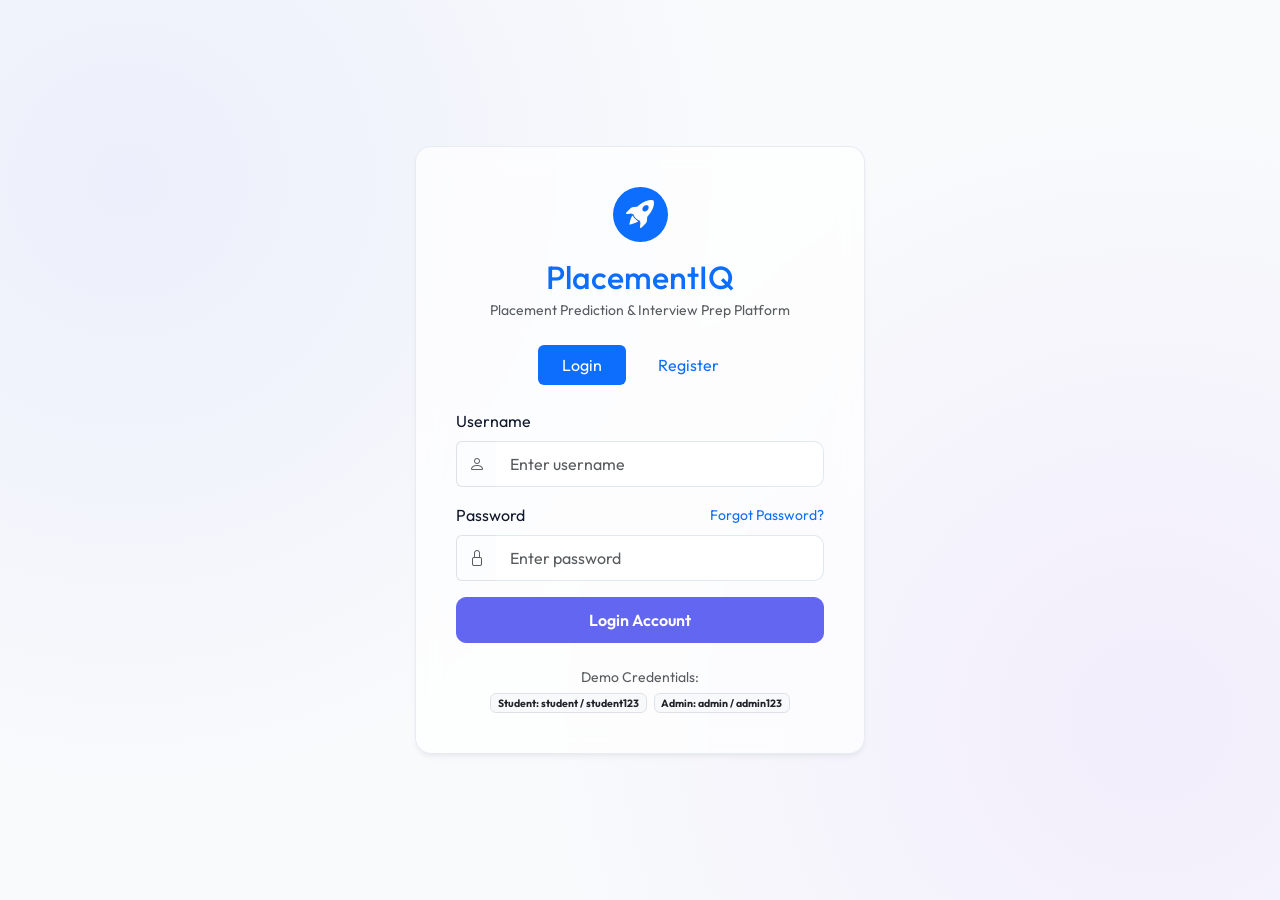
<file: index.html>
<!DOCTYPE html>
<html lang="en" data-theme="light">
<head>
    <meta charset="UTF-8">
    <meta name="viewport" content="width=device-width, initial-scale=1.0">
    <title>PlacementIQ - Predict & Prepare</title>
    <!-- Google Fonts -->
    <link href="https://fonts.googleapis.com/css2?family=Outfit:wght@300;400;500;600;700;800&display=swap" rel="stylesheet">
    <!-- Bootstrap 5 CSS -->
    <link href="https://cdn.jsdelivr.net/npm/bootstrap@5.3.0/dist/css/bootstrap.min.css" rel="stylesheet">
    <!-- Bootstrap Icons -->
    <link rel="stylesheet" href="https://cdn.jsdelivr.net/npm/bootstrap-icons@1.10.0/font/bootstrap-icons.css">
    <!-- Custom CSS -->
    <link rel="stylesheet" href="css/styles.css">
</head>
<body class="auth-container">

    <div class="glass-panel auth-card fade-in-el text-center">
        <!-- Logo Header -->
        <div class="mb-4">
            <div class="d-inline-flex align-items-center justify-content-center bg-primary text-white rounded-circle mb-3" style="width: 55px; height: 55px;">
                <i class="bi bi-rocket-takeoff-fill fs-3"></i>
            </div>
            <h2 class="font-weight-extrabold text-primary m-0">PlacementIQ</h2>
            <p class="text-muted small mt-1">Placement Prediction & Interview Prep Platform</p>
        </div>

        <!-- Auth Tabs -->
        <ul class="nav nav-pills mb-4 justify-content-center" id="authTab" role="tablist">
            <li class="nav-item" role="presentation">
                <button class="nav-link active px-4 py-2 me-2 font-weight-bold" id="login-tab" data-bs-toggle="pill" data-bs-target="#login" type="button" role="tab" aria-controls="login" aria-selected="true">Login</button>
            </li>
            <li class="nav-item" role="presentation">
                <button class="nav-link px-4 py-2 font-weight-bold" id="register-tab" data-bs-toggle="pill" data-bs-target="#register" type="button" role="tab" aria-controls="register" aria-selected="false">Register</button>
            </li>
        </ul>

        <!-- Tab Content -->
        <div class="tab-content" id="authTabContent">
            <!-- Login Form -->
            <div class="tab-pane fade show active" id="login" role="tabpanel" aria-labelledby="login-tab">
                <form id="loginForm" class="text-start">
                    <div class="alert alert-danger d-none" id="errorAlert" role="alert"></div>
                    <div class="mb-3">
                        <label for="username" class="form-label font-weight-semibold">Username</label>
                        <div class="input-group">
                            <span class="input-group-text bg-transparent border-end-0"><i class="bi bi-person text-muted"></i></span>
                            <input type="text" class="form-control border-start-0" id="username" placeholder="Enter username" required autocomplete="username">
                        </div>
                    </div>
                    <div class="mb-3">
                        <div class="d-flex justify-content-between align-items-center mb-2">
                            <label for="password" class="form-label font-weight-semibold m-0">Password</label>
                            <a href="#" onclick="showForgotPasswordPanel()" class="small text-decoration-none text-primary">Forgot Password?</a>
                        </div>
                        <div class="input-group">
                            <span class="input-group-text bg-transparent border-end-0"><i class="bi bi-lock text-muted"></i></span>
                            <input type="password" class="form-control border-start-0" id="password" placeholder="Enter password" required autocomplete="current-password">
                        </div>
                    </div>
                    <button type="submit" class="btn btn-primary w-100 py-2.5">Login Account</button>
                </form>

                <!-- Forgot Password Form -->
                <form id="forgotPasswordForm" class="text-start d-none mt-3">
                    <div class="alert alert-danger d-none" id="forgotErrorAlert" role="alert"></div>
                    <div class="alert alert-success d-none" id="forgotSuccessAlert" role="alert"></div>
                    <h6 class="font-weight-bold text-primary mb-3">Reset Account Password</h6>
                    <div class="mb-3">
                        <label for="forgotUsername" class="form-label font-weight-semibold">Username</label>
                        <input type="text" class="form-control" id="forgotUsername" placeholder="Enter username" required>
                    </div>
                    <div class="mb-3">
                        <label for="forgotEmail" class="form-label font-weight-semibold">Email Address</label>
                        <input type="email" class="form-control" id="forgotEmail" placeholder="Enter registered email" required>
                    </div>
                    <div class="mb-3">
                        <label for="forgotNewPassword" class="form-label font-weight-semibold">New Password</label>
                        <input type="password" class="form-control" id="forgotNewPassword" placeholder="Enter new password" required>
                    </div>
                    <div class="d-flex gap-2">
                        <button type="submit" class="btn btn-primary flex-grow-1 py-2">Reset Password</button>
                        <button type="button" onclick="hideForgotPasswordPanel()" class="btn btn-outline-secondary py-2">Cancel</button>
                    </div>
                </form>

                <div class="mt-4 text-center small text-secondary">
                    <p class="mb-1 text-muted">Demo Credentials:</p>
                    <span class="badge bg-light text-dark border">Student: student / student123</span>
                    <span class="badge bg-light text-dark border ms-1">Admin: admin / admin123</span>
                </div>
            </div>

            <!-- Register Form -->
            <div class="tab-pane fade" id="register" role="tabpanel" aria-labelledby="register-tab">
                <form id="registerForm" class="text-start">
                    <div class="alert alert-danger d-none" id="regErrorAlert" role="alert"></div>
                    <div class="alert alert-success d-none" id="regSuccessAlert" role="alert"></div>
                    <div class="mb-3">
                        <label for="regUsername" class="form-label font-weight-semibold">Username</label>
                        <div class="input-group">
                            <span class="input-group-text bg-transparent border-end-0"><i class="bi bi-person text-muted"></i></span>
                            <input type="text" class="form-control border-start-0" id="regUsername" placeholder="Create username" required autocomplete="username">
                        </div>
                    </div>
                    <div class="mb-3">
                        <label for="regEmail" class="form-label font-weight-semibold">Email Address</label>
                        <div class="input-group">
                            <span class="input-group-text bg-transparent border-end-0"><i class="bi bi-envelope text-muted"></i></span>
                            <input type="email" class="form-control border-start-0" id="regEmail" placeholder="Enter email" required autocomplete="email">
                        </div>
                    </div>
                    <div class="mb-3">
                        <label for="regPassword" class="form-label font-weight-semibold">Password</label>
                        <div class="input-group">
                            <span class="input-group-text bg-transparent border-end-0"><i class="bi bi-lock text-muted"></i></span>
                            <input type="password" class="form-control border-start-0" id="regPassword" placeholder="Create password" required autocomplete="new-password">
                        </div>
                    </div>
                    <div class="mb-4">
                        <label for="regRole" class="form-label font-weight-semibold">Select Role</label>
                        <select class="form-select" id="regRole">
                            <option value="STUDENT" selected>Student</option>
                            <option value="ADMIN">Admin</option>
                        </select>
                    </div>
                    <button type="submit" class="btn btn-primary w-100 py-2.5">Create Account</button>
                </form>
            </div>
        </div>
    </div>

    <!-- Bootstrap JS Bundle -->
    <script src="https://cdn.jsdelivr.net/npm/bootstrap@5.3.0/dist/js/bootstrap.bundle.min.js"></script>
    <!-- Custom Auth JS -->
    <script src="js/mock-api.js"></script>
    <script src="js/auth.js"></script>
</body>
</html>
</file>
<file: css/styles.css>
:root {
  /* Default Light Mode Colors */
  --bg-primary: #f8fafc;
  --bg-secondary: #ffffff;
  --bg-tertiary: #f1f5f9;
  
  --text-primary: #0f172a;
  --text-secondary: #475569;
  --text-muted: #94a3b8;
  
  --border-color: #e2e8f0;
  
  --primary-color: #6366f1; /* Indigo */
  --primary-glow: rgba(99, 102, 241, 0.15);
  --secondary-color: #a855f7; /* Purple */
  --accent-color: #06b6d4; /* Cyan */
  --success-color: #10b981; /* Emerald */
  --danger-color: #ef4444; /* Red */
  --warning-color: #f59e0b; /* Amber */
  
  --card-shadow: 0 4px 6px -1px rgb(0 0 0 / 0.05), 0 2px 4px -2px rgb(0 0 0 / 0.05);
  --card-shadow-hover: 0 20px 25px -5px rgb(0 0 0 / 0.1), 0 8px 10px -6px rgb(0 0 0 / 0.1);
  --glass-bg: rgba(255, 255, 255, 0.7);
  --glass-border: rgba(226, 232, 240, 0.8);
}

[data-theme="dark"] {
  /* Dark Mode Colors */
  --bg-primary: #0f172a;
  --bg-secondary: #1e293b;
  --bg-tertiary: #0b0f19;
  
  --text-primary: #f8fafc;
  --text-secondary: #cbd5e1;
  --text-muted: #64748b;
  
  --border-color: #334155;
  
  --primary-color: #818cf8;
  --primary-glow: rgba(129, 140, 248, 0.25);
  --secondary-color: #c084fc;
  --accent-color: #22d3ee;
  --success-color: #34d399;
  --danger-color: #f87171;
  --warning-color: #fbbf24;
  
  --card-shadow: 0 4px 6px -1px rgb(0 0 0 / 0.3), 0 2px 4px -2px rgb(0 0 0 / 0.3);
  --card-shadow-hover: 0 20px 25px -5px rgb(0 0 0 / 0.4), 0 8px 10px -6px rgb(0 0 0 / 0.4);
  --glass-bg: rgba(30, 41, 59, 0.7);
  --glass-border: rgba(51, 65, 85, 0.8);
}

/* Base resets & fonts */
body {
  font-family: 'Outfit', 'Inter', system-ui, -apple-system, sans-serif;
  background-color: var(--bg-primary);
  color: var(--text-primary);
  transition: background-color 0.3s ease, color 0.3s ease;
  min-height: 100vh;
  margin: 0;
  overflow-x: hidden;
}

/* Glassmorphism Styles */
.glass-panel {
  background: var(--glass-bg);
  backdrop-filter: blur(12px);
  -webkit-backdrop-filter: blur(12px);
  border: 1px solid var(--glass-border);
  box-shadow: var(--card-shadow);
  border-radius: 16px;
  transition: all 0.3s cubic-bezier(0.4, 0, 0.2, 1);
}

.glass-card {
  background: var(--bg-secondary);
  border: 1px solid var(--border-color);
  border-radius: 14px;
  box-shadow: var(--card-shadow);
  transition: all 0.3s cubic-bezier(0.4, 0, 0.2, 1);
}

.glass-card:hover {
  transform: translateY(-4px);
  box-shadow: var(--card-shadow-hover);
  border-color: var(--primary-color);
}

/* Animations */
@keyframes fadeIn {
  from { opacity: 0; transform: translateY(15px); }
  to { opacity: 1; transform: translateY(0); }
}

@keyframes pulseGlow {
  0%, 100% { box-shadow: 0 0 15px var(--primary-glow); }
  50% { box-shadow: 0 0 30px var(--primary-glow); }
}

.fade-in-el {
  animation: fadeIn 0.6s cubic-bezier(0.4, 0, 0.2, 1) forwards;
}

/* Theme toggle button styling */
.theme-toggle-btn {
  background: var(--bg-tertiary);
  color: var(--text-secondary);
  border: 1px solid var(--border-color);
  border-radius: 50%;
  width: 42px;
  height: 42px;
  display: flex;
  align-items: center;
  justify-content: center;
  cursor: pointer;
  transition: all 0.2s ease;
}

.theme-toggle-btn:hover {
  color: var(--primary-color);
  transform: scale(1.05);
}

/* Navigation and Sidebar Layout */
.wrapper {
  display: flex;
  width: 100%;
  align-items: stretch;
}

#sidebar {
  min-width: 260px;
  max-width: 260px;
  min-height: 100vh;
  background: var(--bg-secondary);
  border-right: 1px solid var(--border-color);
  transition: all 0.3s;
  z-index: 1000;
}

#sidebar.active {
  margin-left: -260px;
}

#sidebar .sidebar-header {
  padding: 24px;
  border-bottom: 1px solid var(--border-color);
}

#sidebar ul.components {
  padding: 20px 10px;
}

#sidebar ul li a {
  padding: 12px 16px;
  font-size: 1.05rem;
  display: flex;
  align-items: center;
  color: var(--text-secondary);
  border-radius: 10px;
  margin-bottom: 5px;
  text-decoration: none;
  transition: all 0.2s ease;
}

#sidebar ul li a i {
  margin-right: 12px;
  font-size: 1.2rem;
  width: 24px;
  text-align: center;
}

#sidebar ul li a:hover, #sidebar ul li.active a {
  color: var(--primary-color);
  background: var(--bg-tertiary);
  font-weight: 550;
}

/* Content Area */
#content {
  width: 100%;
  padding: 30px;
  transition: all 0.3s;
  min-height: 100vh;
}

/* Circular Progress Bars */
.progress-ring {
  transform: rotate(-90deg);
}

.progress-ring__circle {
  transition: stroke-dashoffset 0.35s;
  transform-origin: 50% 50%;
}

/* Custom inputs, buttons, scrollbars */
::-webkit-scrollbar {
  width: 8px;
  height: 8px;
}

::-webkit-scrollbar-track {
  background: var(--bg-primary);
}

::-webkit-scrollbar-thumb {
  background: var(--border-color);
  border-radius: 4px;
}

::-webkit-scrollbar-thumb:hover {
  background: var(--text-muted);
}

.form-control, .form-select {
  background-color: var(--bg-secondary);
  border-color: var(--border-color);
  color: var(--text-primary);
  border-radius: 10px;
  padding: 10px 14px;
}

.form-control:focus, .form-select:focus {
  background-color: var(--bg-secondary);
  border-color: var(--primary-color);
  box-shadow: 0 0 0 0.25rem var(--primary-glow);
  color: var(--text-primary);
}

.btn-primary {
  background-color: var(--primary-color);
  border-color: var(--primary-color);
  border-radius: 10px;
  padding: 10px 20px;
  font-weight: 600;
  transition: all 0.2s ease;
}

.btn-primary:hover {
  background-color: #4f46e5;
  border-color: #4f46e5;
  transform: translateY(-1px);
}

.badge-eligible {
  background-color: rgba(16, 185, 129, 0.15);
  color: var(--success-color);
  border: 1px solid var(--success-color);
}

.badge-not-eligible {
  background-color: rgba(239, 68, 68, 0.15);
  color: var(--danger-color);
  border: 1px solid var(--danger-color);
}

/* Code Editor Mock Area */
.code-editor-panel {
  background-color: #1e1e1e;
  color: #d4d4d4;
  font-family: 'Consolas', 'Fira Code', monospace;
  padding: 20px;
  border-radius: 12px;
  border: 1px solid #3c3c3c;
}

.code-editor-textarea {
  background: transparent;
  color: #9cdcfe;
  border: none;
  width: 100%;
  min-height: 250px;
  font-family: inherit;
  font-size: 14px;
  resize: vertical;
  outline: none;
}

/* Authentication Page Styles */
.auth-container {
  min-height: 100vh;
  display: flex;
  align-items: center;
  justify-content: center;
  background: radial-gradient(circle at 10% 20%, rgba(99, 102, 241, 0.08) 0%, transparent 45%),
              radial-gradient(circle at 90% 80%, rgba(168, 85, 247, 0.08) 0%, transparent 45%),
              var(--bg-primary);
}

.auth-card {
  width: 100%;
  max-width: 450px;
  padding: 40px;
}

/* Custom dashboard stat cards */
.stat-card {
  padding: 24px;
  display: flex;
  align-items: center;
}

.stat-icon {
  width: 60px;
  height: 60px;
  border-radius: 14px;
  display: flex;
  align-items: center;
  justify-content: center;
  font-size: 1.6rem;
  margin-right: 20px;
  background: var(--bg-tertiary);
  color: var(--primary-color);
}

/* Roadmap timeline */
.roadmap-timeline {
  border-left: 3px solid var(--border-color);
  padding-left: 20px;
  margin-left: 10px;
}

.roadmap-week {
  position: relative;
  margin-bottom: 30px;
}

.roadmap-week::before {
  content: '';
  position: absolute;
  left: -28px;
  top: 5px;
  width: 14px;
  height: 14px;
  border-radius: 50%;
  background: var(--primary-color);
  border: 3px solid var(--bg-secondary);
}

/* Header style */
.main-header {
  display: flex;
  justify-content: space-between;
  align-items: center;
  margin-bottom: 30px;
}

/* Responsive elements */
@media(max-width: 768px) {
  #sidebar {
    margin-left: -260px;
  }
  #sidebar.active {
    margin-left: 0;
  }
  #sidebarCollapse span {
    display: none;
  }
  .main-header {
    flex-direction: column;
    align-items: flex-start;
    gap: 15px;
  }
}
</file>
<file: target/classes/static/css/styles.css>
:root {
  /* Default Light Mode Colors */
  --bg-primary: #f8fafc;
  --bg-secondary: #ffffff;
  --bg-tertiary: #f1f5f9;
  
  --text-primary: #0f172a;
  --text-secondary: #475569;
  --text-muted: #94a3b8;
  
  --border-color: #e2e8f0;
  
  --primary-color: #6366f1; /* Indigo */
  --primary-glow: rgba(99, 102, 241, 0.15);
  --secondary-color: #a855f7; /* Purple */
  --accent-color: #06b6d4; /* Cyan */
  --success-color: #10b981; /* Emerald */
  --danger-color: #ef4444; /* Red */
  --warning-color: #f59e0b; /* Amber */
  
  --card-shadow: 0 4px 6px -1px rgb(0 0 0 / 0.05), 0 2px 4px -2px rgb(0 0 0 / 0.05);
  --card-shadow-hover: 0 20px 25px -5px rgb(0 0 0 / 0.1), 0 8px 10px -6px rgb(0 0 0 / 0.1);
  --glass-bg: rgba(255, 255, 255, 0.7);
  --glass-border: rgba(226, 232, 240, 0.8);
}

[data-theme="dark"] {
  /* Dark Mode Colors */
  --bg-primary: #0f172a;
  --bg-secondary: #1e293b;
  --bg-tertiary: #0b0f19;
  
  --text-primary: #f8fafc;
  --text-secondary: #cbd5e1;
  --text-muted: #64748b;
  
  --border-color: #334155;
  
  --primary-color: #818cf8;
  --primary-glow: rgba(129, 140, 248, 0.25);
  --secondary-color: #c084fc;
  --accent-color: #22d3ee;
  --success-color: #34d399;
  --danger-color: #f87171;
  --warning-color: #fbbf24;
  
  --card-shadow: 0 4px 6px -1px rgb(0 0 0 / 0.3), 0 2px 4px -2px rgb(0 0 0 / 0.3);
  --card-shadow-hover: 0 20px 25px -5px rgb(0 0 0 / 0.4), 0 8px 10px -6px rgb(0 0 0 / 0.4);
  --glass-bg: rgba(30, 41, 59, 0.7);
  --glass-border: rgba(51, 65, 85, 0.8);
}

/* Base resets & fonts */
body {
  font-family: 'Outfit', 'Inter', system-ui, -apple-system, sans-serif;
  background-color: var(--bg-primary);
  color: var(--text-primary);
  transition: background-color 0.3s ease, color 0.3s ease;
  min-height: 100vh;
  margin: 0;
  overflow-x: hidden;
}

/* Glassmorphism Styles */
.glass-panel {
  background: var(--glass-bg);
  backdrop-filter: blur(12px);
  -webkit-backdrop-filter: blur(12px);
  border: 1px solid var(--glass-border);
  box-shadow: var(--card-shadow);
  border-radius: 16px;
  transition: all 0.3s cubic-bezier(0.4, 0, 0.2, 1);
}

.glass-card {
  background: var(--bg-secondary);
  border: 1px solid var(--border-color);
  border-radius: 14px;
  box-shadow: var(--card-shadow);
  transition: all 0.3s cubic-bezier(0.4, 0, 0.2, 1);
}

.glass-card:hover {
  transform: translateY(-4px);
  box-shadow: var(--card-shadow-hover);
  border-color: var(--primary-color);
}

/* Animations */
@keyframes fadeIn {
  from { opacity: 0; transform: translateY(15px); }
  to { opacity: 1; transform: translateY(0); }
}

@keyframes pulseGlow {
  0%, 100% { box-shadow: 0 0 15px var(--primary-glow); }
  50% { box-shadow: 0 0 30px var(--primary-glow); }
}

.fade-in-el {
  animation: fadeIn 0.6s cubic-bezier(0.4, 0, 0.2, 1) forwards;
}

/* Theme toggle button styling */
.theme-toggle-btn {
  background: var(--bg-tertiary);
  color: var(--text-secondary);
  border: 1px solid var(--border-color);
  border-radius: 50%;
  width: 42px;
  height: 42px;
  display: flex;
  align-items: center;
  justify-content: center;
  cursor: pointer;
  transition: all 0.2s ease;
}

.theme-toggle-btn:hover {
  color: var(--primary-color);
  transform: scale(1.05);
}

/* Navigation and Sidebar Layout */
.wrapper {
  display: flex;
  width: 100%;
  align-items: stretch;
}

#sidebar {
  min-width: 260px;
  max-width: 260px;
  min-height: 100vh;
  background: var(--bg-secondary);
  border-right: 1px solid var(--border-color);
  transition: all 0.3s;
  z-index: 1000;
}

#sidebar.active {
  margin-left: -260px;
}

#sidebar .sidebar-header {
  padding: 24px;
  border-bottom: 1px solid var(--border-color);
}

#sidebar ul.components {
  padding: 20px 10px;
}

#sidebar ul li a {
  padding: 12px 16px;
  font-size: 1.05rem;
  display: flex;
  align-items: center;
  color: var(--text-secondary);
  border-radius: 10px;
  margin-bottom: 5px;
  text-decoration: none;
  transition: all 0.2s ease;
}

#sidebar ul li a i {
  margin-right: 12px;
  font-size: 1.2rem;
  width: 24px;
  text-align: center;
}

#sidebar ul li a:hover, #sidebar ul li.active a {
  color: var(--primary-color);
  background: var(--bg-tertiary);
  font-weight: 550;
}

/* Content Area */
#content {
  width: 100%;
  padding: 30px;
  transition: all 0.3s;
  min-height: 100vh;
}

/* Circular Progress Bars */
.progress-ring {
  transform: rotate(-90deg);
}

.progress-ring__circle {
  transition: stroke-dashoffset 0.35s;
  transform-origin: 50% 50%;
}

/* Custom inputs, buttons, scrollbars */
::-webkit-scrollbar {
  width: 8px;
  height: 8px;
}

::-webkit-scrollbar-track {
  background: var(--bg-primary);
}

::-webkit-scrollbar-thumb {
  background: var(--border-color);
  border-radius: 4px;
}

::-webkit-scrollbar-thumb:hover {
  background: var(--text-muted);
}

.form-control, .form-select {
  background-color: var(--bg-secondary);
  border-color: var(--border-color);
  color: var(--text-primary);
  border-radius: 10px;
  padding: 10px 14px;
}

.form-control:focus, .form-select:focus {
  background-color: var(--bg-secondary);
  border-color: var(--primary-color);
  box-shadow: 0 0 0 0.25rem var(--primary-glow);
  color: var(--text-primary);
}

.btn-primary {
  background-color: var(--primary-color);
  border-color: var(--primary-color);
  border-radius: 10px;
  padding: 10px 20px;
  font-weight: 600;
  transition: all 0.2s ease;
}

.btn-primary:hover {
  background-color: #4f46e5;
  border-color: #4f46e5;
  transform: translateY(-1px);
}

.badge-eligible {
  background-color: rgba(16, 185, 129, 0.15);
  color: var(--success-color);
  border: 1px solid var(--success-color);
}

.badge-not-eligible {
  background-color: rgba(239, 68, 68, 0.15);
  color: var(--danger-color);
  border: 1px solid var(--danger-color);
}

/* Code Editor Mock Area */
.code-editor-panel {
  background-color: #1e1e1e;
  color: #d4d4d4;
  font-family: 'Consolas', 'Fira Code', monospace;
  padding: 20px;
  border-radius: 12px;
  border: 1px solid #3c3c3c;
}

.code-editor-textarea {
  background: transparent;
  color: #9cdcfe;
  border: none;
  width: 100%;
  min-height: 250px;
  font-family: inherit;
  font-size: 14px;
  resize: vertical;
  outline: none;
}

/* Authentication Page Styles */
.auth-container {
  min-height: 100vh;
  display: flex;
  align-items: center;
  justify-content: center;
  background: radial-gradient(circle at 10% 20%, rgba(99, 102, 241, 0.08) 0%, transparent 45%),
              radial-gradient(circle at 90% 80%, rgba(168, 85, 247, 0.08) 0%, transparent 45%),
              var(--bg-primary);
}

.auth-card {
  width: 100%;
  max-width: 450px;
  padding: 40px;
}

/* Custom dashboard stat cards */
.stat-card {
  padding: 24px;
  display: flex;
  align-items: center;
}

.stat-icon {
  width: 60px;
  height: 60px;
  border-radius: 14px;
  display: flex;
  align-items: center;
  justify-content: center;
  font-size: 1.6rem;
  margin-right: 20px;
  background: var(--bg-tertiary);
  color: var(--primary-color);
}

/* Roadmap timeline */
.roadmap-timeline {
  border-left: 3px solid var(--border-color);
  padding-left: 20px;
  margin-left: 10px;
}

.roadmap-week {
  position: relative;
  margin-bottom: 30px;
}

.roadmap-week::before {
  content: '';
  position: absolute;
  left: -28px;
  top: 5px;
  width: 14px;
  height: 14px;
  border-radius: 50%;
  background: var(--primary-color);
  border: 3px solid var(--bg-secondary);
}

/* Header style */
.main-header {
  display: flex;
  justify-content: space-between;
  align-items: center;
  margin-bottom: 30px;
}

/* Responsive elements */
@media(max-width: 768px) {
  #sidebar {
    margin-left: -260px;
  }
  #sidebar.active {
    margin-left: 0;
  }
  #sidebarCollapse span {
    display: none;
  }
  .main-header {
    flex-direction: column;
    align-items: flex-start;
    gap: 15px;
  }
}
</file>
